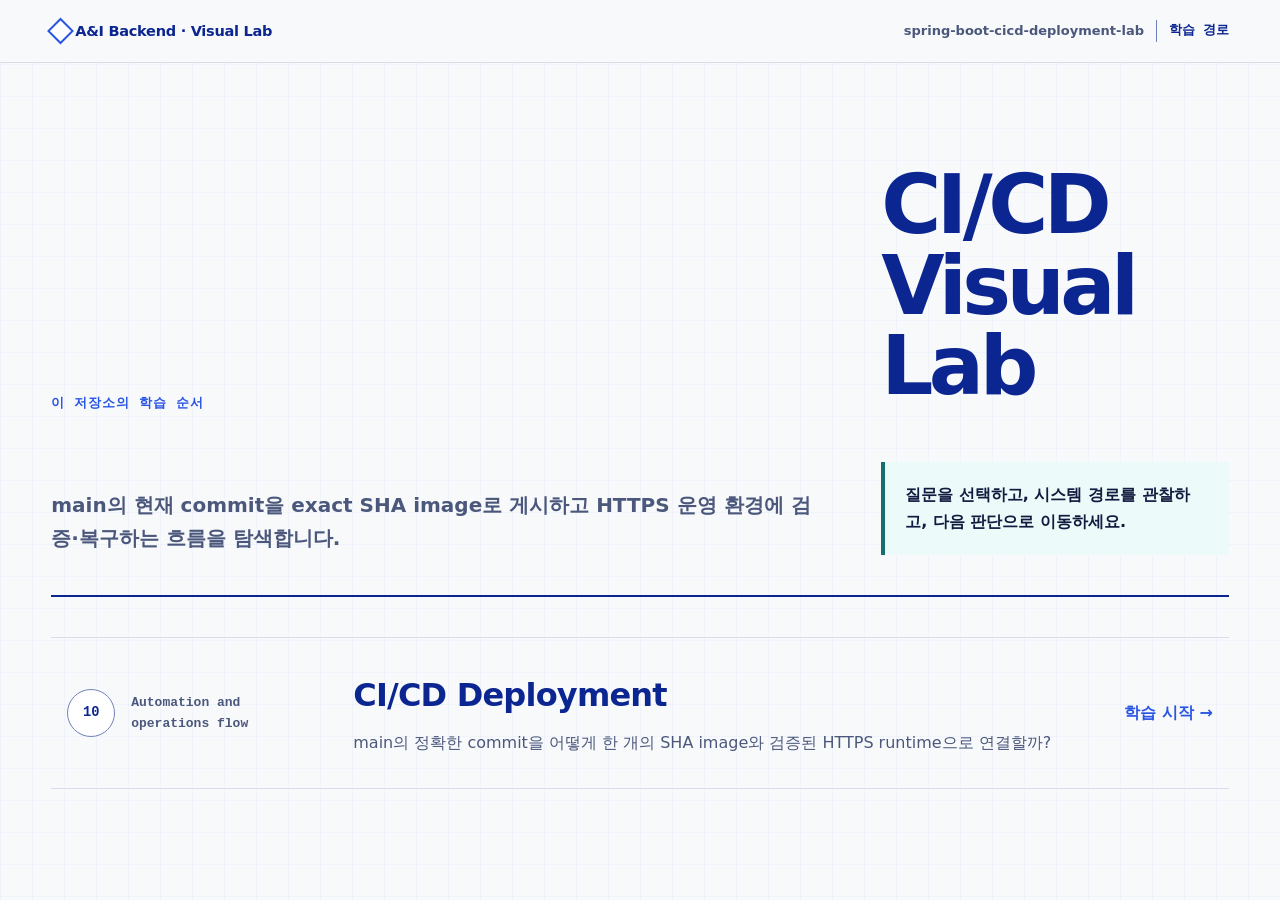
<file: docs/visual-lab/index.html>
<!doctype html>
<html lang="ko">
<head>
  <meta charset="utf-8" />
  <meta name="viewport" content="width=device-width, initial-scale=1" />
  <link rel="icon" href="./assets/visual-lab-mark.svg" type="image/svg+xml" />
  <title>A&amp;I Visual Lab</title>
  <link rel="stylesheet" href="./styles.css" />
</head>
<body>
  <div id="app" class="app-shell">
    <noscript>Visual Lab을 보려면 JavaScript를 활성화해주세요.</noscript>
  </div>
  <script src="./visual-lab-data.js"></script>
  <script src="./visual-lab.js"></script>
</body>
</html>
</file>
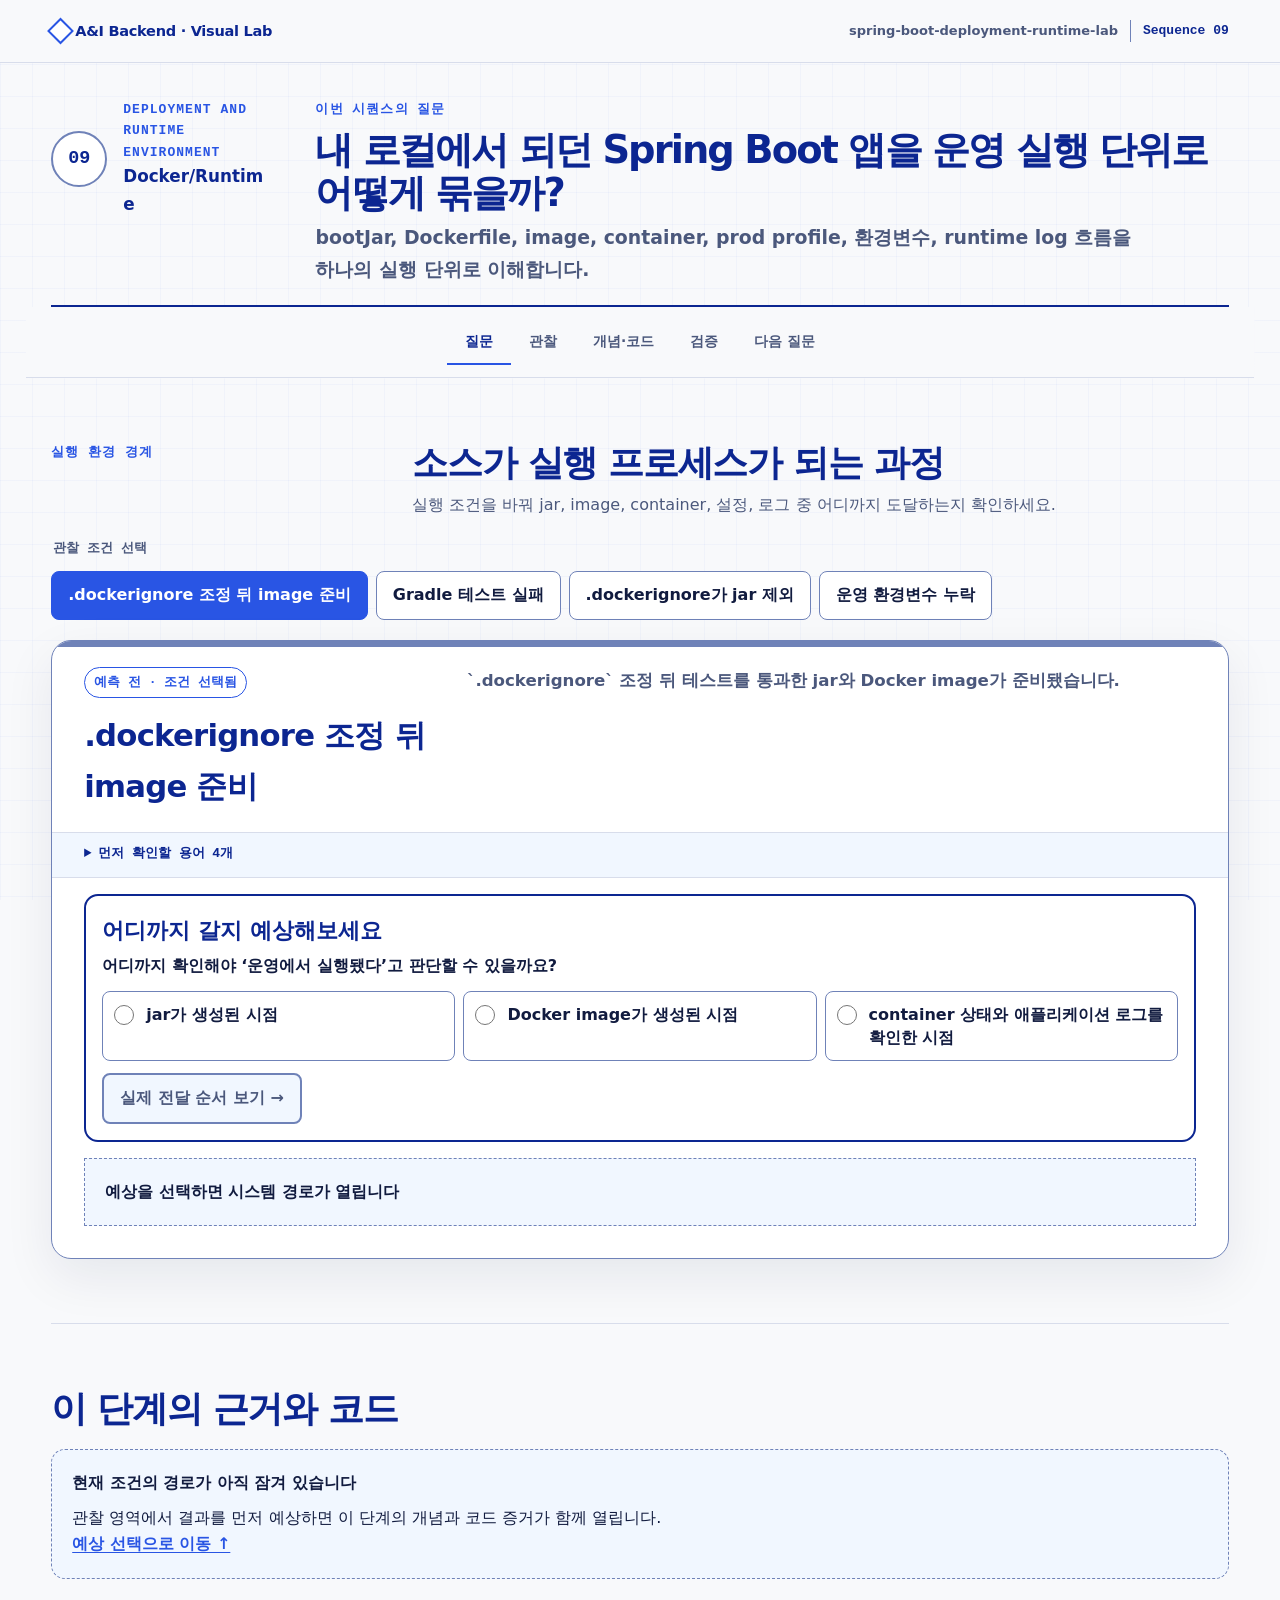
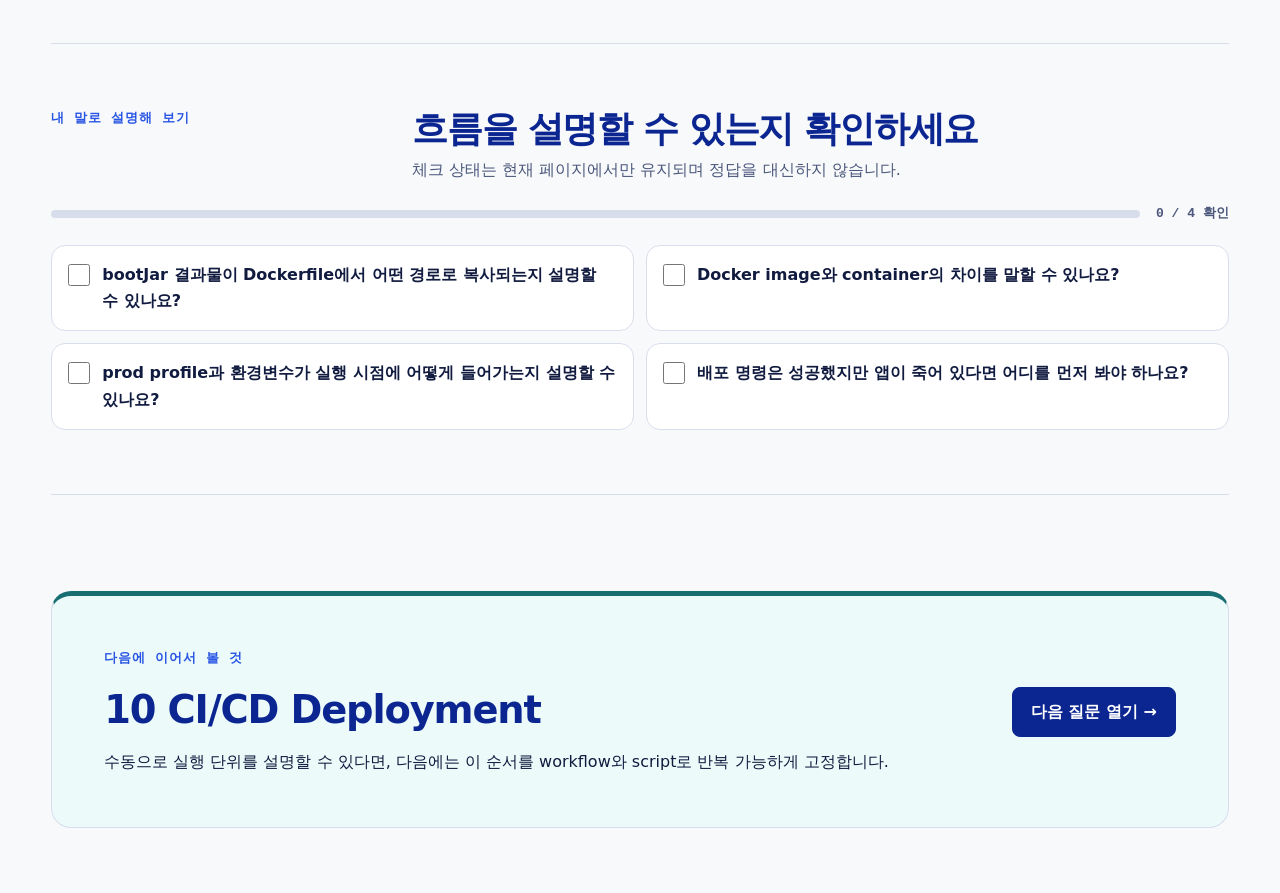
<file: docs/visual-lab/sequences/09/index.html>
<!doctype html>
<html lang="ko">
<head>
  <meta charset="utf-8" />
  <meta name="viewport" content="width=device-width, initial-scale=1" />
  <link rel="icon" href="../../assets/visual-lab-mark.svg" type="image/svg+xml" />
  <title>A&amp;I Visual Lab Sequence</title>
  <link rel="stylesheet" href="../../styles.css" />
</head>
<body>
  <div id="app" class="app-shell">
    <noscript>Visual Lab을 보려면 JavaScript를 활성화해주세요.</noscript>
  </div>
  <script src="./visual-lab-data.js"></script>
  <script src="../../visual-lab.js"></script>
</body>
</html>
</file>
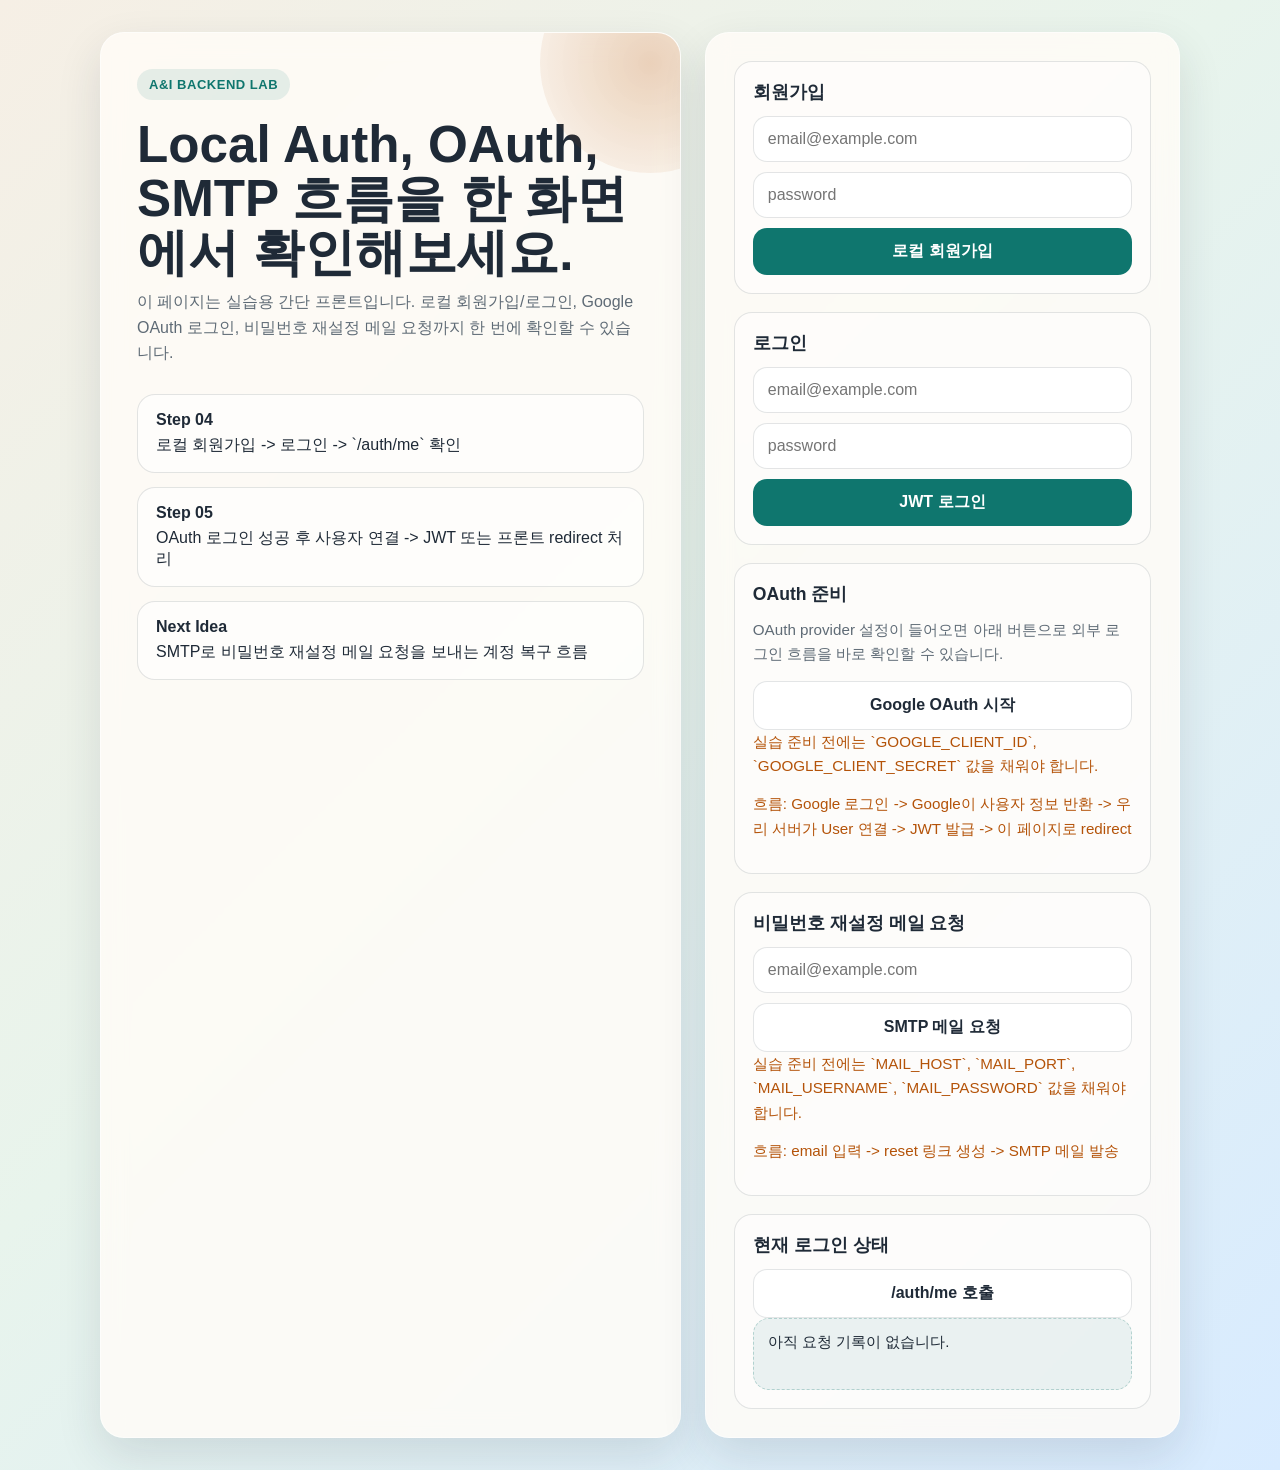
<file: src/main/resources/static/auth-demo.html>
<!DOCTYPE html>
<html lang="ko">
<head>
  <meta charset="UTF-8">
  <meta name="viewport" content="width=device-width, initial-scale=1.0">
  <title>A&I Auth Demo</title>
  <style>
    :root {
      --bg: linear-gradient(135deg, #f6efe5 0%, #e8f4ec 45%, #d8ebff 100%);
      --card: rgba(255, 252, 247, 0.84);
      --ink: #1f2a37;
      --muted: #5f6b76;
      --line: rgba(31, 42, 55, 0.12);
      --accent: #0f766e;
      --accent-strong: #0b5f59;
      --warm: #b45309;
      --shadow: 0 18px 45px rgba(31, 42, 55, 0.12);
      --radius: 24px;
    }

    * { box-sizing: border-box; }

    body {
      margin: 0;
      min-height: 100vh;
      font-family: "Pretendard", "SUIT", "Noto Sans KR", sans-serif;
      color: var(--ink);
      background: var(--bg);
      display: flex;
      align-items: center;
      justify-content: center;
      padding: 32px 18px;
    }

    .shell {
      width: min(1080px, 100%);
      display: grid;
      grid-template-columns: 1.1fr 0.9fr;
      gap: 24px;
    }

    .panel, .hero {
      background: var(--card);
      backdrop-filter: blur(12px);
      border: 1px solid rgba(255, 255, 255, 0.5);
      border-radius: var(--radius);
      box-shadow: var(--shadow);
    }

    .hero {
      padding: 36px;
      position: relative;
      overflow: hidden;
    }

    .hero::after {
      content: "";
      position: absolute;
      right: -80px;
      top: -80px;
      width: 220px;
      height: 220px;
      border-radius: 50%;
      background: radial-gradient(circle, rgba(180, 83, 9, 0.25), rgba(180, 83, 9, 0));
    }

    .eyebrow {
      display: inline-block;
      padding: 8px 12px;
      border-radius: 999px;
      background: rgba(15, 118, 110, 0.1);
      color: var(--accent);
      font-size: 13px;
      font-weight: 700;
      letter-spacing: 0.04em;
      text-transform: uppercase;
    }

    h1 {
      margin: 18px 0 10px;
      font-size: clamp(2rem, 4vw, 3.4rem);
      line-height: 1.05;
    }

    p {
      margin: 0;
      color: var(--muted);
      line-height: 1.6;
    }

    .hero-list {
      margin-top: 28px;
      display: grid;
      gap: 14px;
    }

    .hero-item {
      padding: 16px 18px;
      border-radius: 18px;
      background: rgba(255, 255, 255, 0.52);
      border: 1px solid var(--line);
    }

    .hero-item strong {
      display: block;
      margin-bottom: 6px;
    }

    .panel {
      padding: 28px;
      display: grid;
      gap: 18px;
    }

    .section {
      padding: 18px;
      border-radius: 18px;
      border: 1px solid var(--line);
      background: rgba(255, 255, 255, 0.48);
    }

    .section h2 {
      margin: 0 0 12px;
      font-size: 1.1rem;
    }

    .section p {
      margin-bottom: 14px;
      font-size: 0.95rem;
    }

    form {
      display: grid;
      gap: 10px;
    }

    input, button {
      width: 100%;
      border-radius: 14px;
      border: 1px solid var(--line);
      padding: 13px 14px;
      font-size: 0.97rem;
      font: inherit;
    }

    input {
      background: rgba(255, 255, 255, 0.86);
    }

    button {
      cursor: pointer;
      background: var(--accent);
      color: white;
      font-weight: 700;
      border: none;
      transition: transform 120ms ease, background 120ms ease;
    }

    button:hover {
      transform: translateY(-1px);
      background: var(--accent-strong);
    }

    .ghost {
      background: white;
      color: var(--ink);
      border: 1px solid var(--line);
    }

    .status {
      min-height: 72px;
      padding: 14px;
      border-radius: 16px;
      background: rgba(15, 118, 110, 0.08);
      border: 1px dashed rgba(15, 118, 110, 0.25);
      color: var(--ink);
      white-space: pre-wrap;
      word-break: break-word;
      font-size: 0.93rem;
    }

    .hint {
      font-size: 0.88rem;
      color: var(--warm);
    }

    @media (max-width: 900px) {
      .shell {
        grid-template-columns: 1fr;
      }
    }
  </style>
</head>
<body>
  <main class="shell">
    <section class="hero">
      <span class="eyebrow">A&I Backend Lab</span>
      <h1>Local Auth, OAuth, SMTP 흐름을 한 화면에서 확인해보세요.</h1>
      <p>이 페이지는 실습용 간단 프론트입니다. 로컬 회원가입/로그인, Google OAuth 로그인, 비밀번호 재설정 메일 요청까지 한 번에 확인할 수 있습니다.</p>
      <div class="hero-list">
        <div class="hero-item">
          <strong>Step 04</strong>
          로컬 회원가입 -> 로그인 -> `/auth/me` 확인
        </div>
        <div class="hero-item">
          <strong>Step 05</strong>
          OAuth 로그인 성공 후 사용자 연결 -> JWT 또는 프론트 redirect 처리
        </div>
        <div class="hero-item">
          <strong>Next Idea</strong>
          SMTP로 비밀번호 재설정 메일 요청을 보내는 계정 복구 흐름
        </div>
      </div>
    </section>

    <section class="panel">
      <div class="section">
        <h2>회원가입</h2>
        <form id="signup-form">
          <input id="signup-email" type="email" placeholder="email@example.com" required>
          <input id="signup-password" type="password" placeholder="password" required>
          <button type="submit">로컬 회원가입</button>
        </form>
      </div>

      <div class="section">
        <h2>로그인</h2>
        <form id="login-form">
          <input id="login-email" type="email" placeholder="email@example.com" required>
          <input id="login-password" type="password" placeholder="password" required>
          <button type="submit">JWT 로그인</button>
        </form>
      </div>

      <div class="section">
        <h2>OAuth 준비</h2>
        <p>OAuth provider 설정이 들어오면 아래 버튼으로 외부 로그인 흐름을 바로 확인할 수 있습니다.</p>
        <button class="ghost" id="oauth-google" type="button">Google OAuth 시작</button>
        <p class="hint">실습 준비 전에는 `GOOGLE_CLIENT_ID`, `GOOGLE_CLIENT_SECRET` 값을 채워야 합니다.</p>
        <p class="hint">흐름: Google 로그인 -> Google이 사용자 정보 반환 -> 우리 서버가 User 연결 -> JWT 발급 -> 이 페이지로 redirect</p>
      </div>

      <div class="section">
        <h2>비밀번호 재설정 메일 요청</h2>
        <form id="password-reset-form">
          <input id="password-reset-email" type="email" placeholder="email@example.com" required>
          <button class="ghost" type="submit">SMTP 메일 요청</button>
        </form>
        <p class="hint">실습 준비 전에는 `MAIL_HOST`, `MAIL_PORT`, `MAIL_USERNAME`, `MAIL_PASSWORD` 값을 채워야 합니다.</p>
        <p class="hint">흐름: email 입력 -> reset 링크 생성 -> SMTP 메일 발송</p>
      </div>

      <div class="section">
        <h2>현재 로그인 상태</h2>
        <button class="ghost" id="me-button" type="button">/auth/me 호출</button>
        <div id="status" class="status">아직 요청 기록이 없습니다.</div>
      </div>
    </section>
  </main>

  <script>
    const statusBox = document.getElementById("status");
    const query = new URLSearchParams(window.location.search);
    const fragment = new URLSearchParams(window.location.hash.slice(1));
    let accessToken = fragment.get("access_token") || "";
    if (accessToken) {
      history.replaceState(null, "", window.location.pathname + window.location.search);
    }

    function printStatus(title, payload) {
      const rendered = typeof payload === "string" ? payload : JSON.stringify(payload, null, 2);
      statusBox.textContent = `${title}\n${rendered}`;
    }

    async function request(url, options = {}) {
      const response = await fetch(url, options);
      const raw = await response.text();
      let body = raw;

      try {
        body = raw ? JSON.parse(raw) : {};
      } catch (_) {
      }

      if (!response.ok) {
        throw { status: response.status, body };
      }

      return body;
    }

    document.getElementById("signup-form").addEventListener("submit", async (event) => {
      event.preventDefault();

      try {
        const body = await request("/auth/signup", {
          method: "POST",
          headers: { "Content-Type": "application/json" },
          body: JSON.stringify({
            email: document.getElementById("signup-email").value,
            password: document.getElementById("signup-password").value
          })
        });
        printStatus("회원가입 성공", body || "201 Created");
      } catch (error) {
        printStatus("회원가입 실패", error.body || error);
      }
    });

    document.getElementById("login-form").addEventListener("submit", async (event) => {
      event.preventDefault();

      try {
        const body = await request("/auth/login", {
          method: "POST",
          headers: { "Content-Type": "application/json" },
          body: JSON.stringify({
            email: document.getElementById("login-email").value,
            password: document.getElementById("login-password").value
          })
        });
        accessToken = body.accessToken || "";
        printStatus("로그인 성공", body);
      } catch (error) {
        printStatus("로그인 실패", error.body || error);
      }
    });

    document.getElementById("me-button").addEventListener("click", async () => {
      try {
        const headers = accessToken ? { Authorization: `Bearer ${accessToken}` } : {};
        const body = await request("/auth/me", { headers });
        printStatus("/auth/me 성공", body);
      } catch (error) {
        printStatus("/auth/me 실패", error.body || error);
      }
    });

    document.getElementById("oauth-google").addEventListener("click", () => {
      window.location.href = "/oauth2/authorization/google";
    });

    document.getElementById("password-reset-form").addEventListener("submit", async (event) => {
      event.preventDefault();
      const email = document.getElementById("password-reset-email").value;

      const response = await fetch("/account-recovery/password-reset", {
        method: "POST",
        headers: {
          "Content-Type": "application/json"
        },
        body: JSON.stringify({ email })
      });

      if (response.ok) {
        printStatus("비밀번호 재설정 메일 요청", {
          email,
          status: response.status,
          message: "SMTP 메일 요청이 접수되었습니다."
        });
        return;
      }

      const error = await response.json().catch(() => ({ message: "메일 요청에 실패했습니다." }));
      printStatus("비밀번호 재설정 메일 요청 실패", error);
    });

    if (query.get("oauth") === "success") {
      printStatus("OAuth 로그인 성공", {
        provider: query.get("provider"),
        isNewUser: query.get("isNewUser"),
        tokenReceived: Boolean(accessToken)
      });
    } else if (query.get("oauth") === "link_required") {
      printStatus("OAuth 계정 연결 확인 필요", "같은 이메일의 기존 계정은 자동 연결하지 않습니다.");
    } else if (accessToken) {
      printStatus("OAuth 토큰 감지", { tokenReceived: true });
    }
  </script>
</body>
</html>
</file>
<file: docs/visual-lab/styles.css>
:root {
  color-scheme: light;
  --color-bg-base: #f8f9fb;
  --color-card-white: #ffffff;
  --color-title-navy: #0c2691;
  --color-accent-blue: #2955e4;
  --color-accent-teal: #3f8996;
  --color-body-navy: #111b3f;
  --color-subtext: #4b587c;
  --color-line-blue-light: #c9d6f3;
  --color-panel-blue-tint: #eaf0fb;
  --color-panel-mint-tint: #d4e8e9;
  --color-decor-blue: #e8eef9;
  --color-decor-stripe: #cad8f7;
  --color-dot-grid: #c7d5f1;
  --color-outline-soft: #d8ddeb;
  --color-summary-bg: #f1f7ff;
  --color-summary-border: #8fb1ff;
  --color-summary-title: #2f62f4;
  --color-correct: #176f72;
  --color-correct-bg: #ecfbfa;
  --color-incorrect: #2f62f4;
  --color-incorrect-bg: #eef4ff;

  --layer-outside-surface: #f1f5f9;
  --layer-outside-line: #5b677a;
  --layer-interface-surface: #e6f4f7;
  --layer-interface-line: #0e7490;
  --layer-application-surface: #f2edff;
  --layer-application-line: #6d43a8;
  --layer-resource-surface: #eaf5ee;
  --layer-resource-line: #2c7352;
  --layer-integration-surface: #fff4d6;
  --layer-integration-line: #926000;
  --layer-runtime-surface: #eef2f7;
  --layer-runtime-line: #52627a;
  --state-current: #2955e4;
  --state-passed: #176f72;
  --state-failed: #b4233c;
  --state-pending: #6f82b8;

  --surface-canvas: var(--color-bg-base);
  --surface-primary: var(--color-card-white);
  --surface-secondary: var(--color-summary-bg);
  --surface-evidence: var(--color-correct-bg);
  --surface-warning: var(--color-panel-blue-tint);
  --surface-danger: var(--color-incorrect-bg);
  --surface-diagram: var(--color-bg-base);
  --surface-node: var(--color-card-white);
  --ink-primary: var(--color-body-navy);
  --ink-secondary: var(--color-subtext);
  --ink-quiet: var(--color-subtext);
  --signal-active: var(--state-current);
  --signal-muted: var(--state-pending);
  --evidence: var(--state-passed);
  --evidence-ink: var(--color-title-navy);
  --hypothesis: var(--color-subtext);
  --decision: var(--color-title-navy);
  --danger: var(--state-failed);
  --warning: var(--state-pending);
  --recovered: var(--state-passed);
  --blocked: var(--state-pending);
  --edge-request: var(--color-accent-blue);
  --edge-response: var(--color-accent-teal);
  --edge-persist: var(--color-title-navy);
  --edge-failure: var(--state-failed);
  --border-strong: #6f82b8;
  --border-soft: var(--color-outline-soft);
  --focus-ring: var(--color-accent-blue);

  --font-display: Pretendard, SUIT, "Noto Sans KR", system-ui, -apple-system, BlinkMacSystemFont, sans-serif;
  --font-body: Pretendard, SUIT, "Noto Sans KR", system-ui, -apple-system, BlinkMacSystemFont, sans-serif;
  --font-utility: ui-monospace, SFMono-Regular, Menlo, Monaco, Consolas, "Liberation Mono", monospace;

  --space-1: 4px;
  --space-2: 8px;
  --space-3: 12px;
  --space-4: 16px;
  --space-5: 20px;
  --space-6: 24px;
  --space-8: 32px;
  --space-10: 40px;
  --space-12: 48px;
  --space-16: 64px;

  --radius-small: 8px;
  --radius-medium: 14px;
  --radius-large: 20px;
  --shadow-panel: 0 18px 50px rgba(17, 27, 63, 0.08);
  --content-max: 1320px;
  --page-gutter: clamp(18px, 4vw, 56px);
  --motion-duration: 240ms;
  --motion-easing: cubic-bezier(0.2, 0.8, 0.2, 1);
}

* {
  box-sizing: border-box;
}

html {
  scroll-behavior: smooth;
  scroll-padding-top: 96px;
}

body {
  min-width: 0;
  margin: 0;
  background: var(--surface-canvas);
  color: var(--ink-primary);
  font-family: var(--font-body);
  font-size: 16px;
  line-height: 1.65;
  text-rendering: optimizeLegibility;
}

body::before {
  position: fixed;
  inset: 0;
  z-index: -1;
  background-image:
    linear-gradient(rgba(41, 85, 228, 0.035) 1px, transparent 1px),
    linear-gradient(90deg, rgba(41, 85, 228, 0.035) 1px, transparent 1px);
  background-size: 32px 32px;
  content: "";
  pointer-events: none;
}

button,
a,
input,
textarea,
summary {
  font: inherit;
}

button,
summary,
label {
  -webkit-tap-highlight-color: transparent;
}

button {
  color: inherit;
}

a {
  color: inherit;
}

button:focus-visible,
a:focus-visible,
input:focus-visible,
textarea:focus-visible,
summary:focus-visible,
.sequence-mobile-current:focus-visible,
.sequence-stage__viewport:focus-visible {
  outline: 3px solid var(--focus-ring);
  outline-offset: 3px;
}

h1,
h2,
h3,
p,
dl,
dd,
figure,
pre,
fieldset {
  margin-top: 0;
}

h1,
h2,
h3,
p,
li,
dd,
dt,
button,
a,
code {
  overflow-wrap: anywhere;
}

button,
a,
article,
section,
div,
span,
dd,
dt {
  min-width: 0;
}

.app-shell {
  min-height: 100vh;
}

.skip-link {
  position: fixed;
  top: 12px;
  left: 12px;
  z-index: 100;
  padding: 10px 14px;
  transform: translateY(-160%);
  border: 2px solid var(--signal-active);
  border-radius: var(--radius-small);
  background: var(--surface-primary);
  color: var(--decision);
  font-weight: 800;
  text-decoration: none;
}

.skip-link:focus {
  transform: translateY(0);
}

.sr-only {
  position: absolute;
  width: 1px;
  height: 1px;
  padding: 0;
  overflow: hidden;
  clip: rect(0, 0, 0, 0);
  white-space: nowrap;
  border: 0;
}

.context-bar {
  position: sticky;
  top: 0;
  z-index: 30;
  border-bottom: 1px solid var(--border-soft);
  background: rgba(248, 249, 251, 0.96);
  backdrop-filter: blur(12px);
}

.context-bar__inner {
  display: flex;
  align-items: center;
  justify-content: space-between;
  width: min(calc(100% - var(--page-gutter) * 2), var(--content-max));
  min-height: 62px;
  margin-inline: auto;
  gap: var(--space-5);
}

.brand-mark {
  position: relative;
  display: inline-flex;
  align-items: center;
  min-height: 44px;
  padding-left: 24px;
  color: var(--decision);
  font-size: 0.91rem;
  font-weight: 900;
  letter-spacing: -0.02em;
  text-decoration: none;
}

.brand-mark::before {
  position: absolute;
  top: 50%;
  left: 0;
  width: 15px;
  height: 15px;
  transform: translateY(-50%) rotate(45deg);
  border: 2px solid var(--signal-active);
  background: var(--surface-primary);
  content: "";
}

.context-meta {
  display: flex;
  align-items: center;
  gap: var(--space-3);
  color: var(--ink-secondary);
  font-size: 0.8125rem;
  font-weight: 700;
}

.context-meta__mode {
  border-left: 1px solid var(--border-strong);
  padding-left: var(--space-3);
  color: var(--decision);
  font-family: var(--font-utility);
}

.hub-shell,
.sequence-shell {
  width: min(calc(100% - var(--page-gutter) * 2), var(--content-max));
  margin-inline: auto;
}

.hub-shell {
  padding-block: clamp(48px, 8vw, 104px) var(--space-16);
}

.hub-intro {
  display: grid;
  grid-template-columns: minmax(0, 1.25fr) minmax(240px, 0.55fr);
  align-items: end;
  gap: var(--space-10);
  padding-bottom: var(--space-10);
  border-bottom: 2px solid var(--decision);
}

.eyebrow,
.thesis-label,
.outcome-label,
.context-label,
.step-evidence__meta,
.fanout-board__label {
  margin-bottom: var(--space-2);
  color: var(--signal-active);
  font-family: var(--font-utility);
  font-size: 0.8125rem;
  font-weight: 800;
  letter-spacing: 0.08em;
  text-transform: uppercase;
}

.hub-title {
  max-width: 820px;
  margin-bottom: var(--space-4);
  color: var(--decision);
  font-family: var(--font-display);
  font-size: clamp(2.3rem, 6.4vw, 5.4rem);
  font-weight: 900;
  letter-spacing: -0.055em;
  line-height: 0.98;
}

.hub-description {
  max-width: 760px;
  margin-bottom: 0;
  color: var(--ink-secondary);
  font-size: clamp(1rem, 2vw, 1.25rem);
  font-weight: 600;
}

.hub-job {
  margin-bottom: 0;
  padding: var(--space-5);
  border-left: 4px solid var(--evidence);
  background: var(--surface-evidence);
  color: var(--ink-primary);
  font-weight: 700;
}

.journey-list {
  display: grid;
  margin: var(--space-10) 0 0;
  padding: 0;
  list-style: none;
}

.journey-item {
  position: relative;
  border-bottom: 1px solid var(--border-soft);
}

.journey-item:first-child {
  border-top: 1px solid var(--border-soft);
}

.journey-link {
  display: grid;
  grid-template-columns: minmax(180px, 0.55fr) minmax(0, 1.6fr) auto;
  align-items: center;
  min-height: 150px;
  gap: var(--space-8);
  padding: var(--space-6) var(--space-4);
  text-decoration: none;
}

.journey-link:hover {
  background: var(--surface-secondary);
}

.journey-identity {
  display: flex;
  align-items: center;
  gap: var(--space-4);
}

.sequence-index {
  display: inline-grid;
  place-items: center;
  flex: 0 0 auto;
  width: 48px;
  height: 48px;
  border: 1px solid var(--border-strong);
  border-radius: 50%;
  background: var(--surface-primary);
  color: var(--decision);
  font-family: var(--font-utility);
  font-size: 0.86rem;
  font-weight: 900;
}

.journey-topic {
  color: var(--ink-secondary);
  font-family: var(--font-utility);
  font-size: 0.8125rem;
  font-weight: 700;
}

.journey-copy h2 {
  margin-bottom: var(--space-2);
  color: var(--decision);
  font-size: clamp(1.25rem, 2.5vw, 2rem);
  letter-spacing: -0.025em;
}

.journey-copy p {
  margin-bottom: 0;
  color: var(--ink-secondary);
}

.journey-action {
  color: var(--signal-active);
  font-weight: 800;
  white-space: nowrap;
}

.sequence-shell {
  padding-block: var(--space-4) var(--space-16);
}

.sequence-hero {
  display: grid;
  grid-template-columns: minmax(180px, 0.42fr) minmax(0, 1.8fr);
  gap: clamp(20px, 4vw, 56px);
  align-items: start;
  padding: var(--space-5) 0 var(--space-5);
  border-bottom: 2px solid var(--decision);
}

.sequence-identity {
  display: flex;
  align-items: center;
  gap: var(--space-4);
}

.sequence-index--large {
  width: 56px;
  height: 56px;
  border-width: 2px;
  font-size: 1.15rem;
}

.sequence-name p {
  margin-bottom: 0;
}

.sequence-title {
  color: var(--decision);
  font-size: 1.05rem;
  font-weight: 900;
}

.sequence-thesis h1 {
  max-width: 940px;
  margin-bottom: var(--space-2);
  color: var(--decision);
  font-family: var(--font-display);
  font-size: clamp(1.65rem, 3vw, 2.8rem);
  font-weight: 900;
  letter-spacing: -0.05em;
  line-height: 1.12;
}

.sequence-goal {
  max-width: 820px;
  margin-bottom: 0;
  color: var(--ink-secondary);
  font-size: clamp(1rem, 1.5vw, 1.18rem);
  font-weight: 600;
}

.learning-nav {
  position: sticky;
  top: 62px;
  z-index: 20;
  display: flex;
  align-items: center;
  justify-content: center;
  gap: 0;
  margin-inline: calc(var(--page-gutter) * -0.5);
  padding: var(--space-3);
  overflow-x: auto;
  border-bottom: 1px solid var(--border-soft);
  background: rgba(248, 249, 251, 0.96);
  backdrop-filter: blur(12px);
  scrollbar-width: thin;
}

.learning-nav__link {
  flex: 0 0 auto;
  min-height: 44px;
  padding: 11px 18px;
  border-bottom: 2px solid transparent;
  color: var(--ink-secondary);
  font-size: 0.86rem;
  font-weight: 800;
  text-decoration: none;
}

.learning-nav__link[aria-current="location"] {
  border-bottom-color: var(--signal-active);
  color: var(--decision);
}

.lab-section,
.evidence-section,
.verification-section {
  padding-block: clamp(32px, 5vw, 64px);
  border-bottom: 1px solid var(--border-soft);
}

.section-heading {
  display: grid;
  grid-template-columns: minmax(200px, 0.55fr) minmax(0, 1.4fr);
  column-gap: var(--space-10);
  margin-bottom: var(--space-5);
}

.section-heading .eyebrow {
  grid-row: 1 / span 2;
}

.section-heading h2 {
  margin-bottom: var(--space-2);
  color: var(--decision);
  font-family: var(--font-display);
  font-size: clamp(1.45rem, 2.8vw, 2.35rem);
  letter-spacing: -0.035em;
  line-height: 1.15;
}

.section-heading--compact {
  display: block;
  max-width: 760px;
}

.section-heading--compact h2 {
  margin-bottom: 0;
}

.section-lede {
  max-width: 760px;
  margin-bottom: 0;
  color: var(--ink-secondary);
}

.scenario-selector {
  margin: 0 0 var(--space-5);
  padding: 0;
  border: 0;
}

.scenario-selector__legend {
  margin-bottom: var(--space-3);
  color: var(--ink-secondary);
  font-family: var(--font-utility);
  font-size: 0.8125rem;
  font-weight: 800;
}

.scenario-selector__buttons {
  display: flex;
  flex-wrap: wrap;
  gap: var(--space-2);
}

.scenario-button,
.control-button {
  min-height: 44px;
  border: 1px solid var(--border-strong);
  border-radius: var(--radius-small);
  background: var(--surface-primary);
  color: var(--ink-primary);
  cursor: pointer;
  font-weight: 800;
}

.scenario-button {
  padding: 10px 16px;
}

.scenario-button:hover,
.control-button:hover:not(:disabled) {
  border-color: var(--signal-active);
}

.scenario-button.is-active {
  border-color: var(--signal-active);
  background: var(--signal-active);
  color: #ffffff;
}

.workbench {
  position: relative;
  overflow: hidden;
  border: 1px solid var(--border-strong);
  border-radius: var(--radius-large);
  background: var(--surface-primary);
  box-shadow: var(--shadow-panel);
}

.workbench::before {
  display: block;
  width: 100%;
  height: 6px;
  background: var(--signal-active);
  content: "";
}

.workbench[data-tone="blocked"]::before {
  background: var(--danger);
}

.workbench[data-tone="warning"]::before {
  background: var(--warning);
}

.workbench[data-tone="recovered"]::before {
  background: var(--recovered);
}

.workbench[data-tone="neutral"]::before {
  background: var(--border-strong);
}

.workbench__header {
  display: grid;
  grid-template-columns: minmax(220px, 0.65fr) minmax(0, 1.35fr);
  gap: var(--space-8);
  align-items: start;
  padding: var(--space-5) var(--space-8);
  border-bottom: 1px solid var(--border-soft);
}

.workbench__title h3 {
  margin: var(--space-3) 0 0;
  color: var(--decision);
  font-size: clamp(1.3rem, 2.4vw, 2rem);
  letter-spacing: -0.025em;
}

.workbench__prompt {
  margin-bottom: 0;
  color: var(--ink-secondary);
  font-size: 1.04rem;
  font-weight: 600;
}

.status-label {
  display: inline-flex;
  align-items: center;
  min-height: 28px;
  padding: 4px 9px;
  border: 1px solid currentColor;
  border-radius: 999px;
  color: var(--signal-active);
  font-family: var(--font-utility);
  font-size: 0.8125rem;
  font-weight: 900;
}

.status-label--blocked {
  color: var(--danger);
}

.status-label--warning {
  color: var(--warning);
}

.status-label--recovered {
  border-color: var(--recovered);
  color: var(--evidence-ink);
}

.signal-trace-wrap {
  padding: var(--space-8);
  overflow-x: auto;
  overscroll-behavior-inline: contain;
  scrollbar-color: var(--border-strong) transparent;
}

.signal-trace {
  display: flex;
  min-width: max-content;
  margin: 0;
  padding: 0;
  list-style: none;
}

.signal-node {
  position: relative;
  display: flex;
  align-items: center;
}

.signal-node:not(:last-child)::after {
  width: clamp(30px, 4vw, 64px);
  height: 2px;
  background: var(--border-strong);
  content: "";
}

.signal-node[data-state="passed"]:not(:last-child)::after,
.signal-node[data-state="active"]:not(:last-child)::after {
  background: var(--signal-active);
}

.signal-node__button {
  display: grid;
  width: clamp(132px, 13vw, 176px);
  min-height: 112px;
  padding: var(--space-4);
  border: 1px solid var(--border-strong);
  border-radius: var(--radius-medium);
  background: var(--surface-primary);
  color: var(--ink-primary);
  cursor: pointer;
  text-align: left;
  transition:
    border-color var(--motion-duration) var(--motion-easing),
    background-color var(--motion-duration) var(--motion-easing),
    color var(--motion-duration) var(--motion-easing);
}

.signal-node__button:disabled {
  cursor: not-allowed;
}

.signal-node[data-state="passed"] .signal-node__button {
  border-color: var(--evidence);
  background: var(--surface-evidence);
}

.signal-node[data-state="active"] .signal-node__button {
  border: 2px solid var(--signal-active);
  background: var(--color-panel-blue-tint);
}

.signal-node[data-state="blocked"] .signal-node__button {
  border-style: dashed;
  background: var(--surface-secondary);
  color: var(--blocked);
}

.signal-node__index,
.signal-node__state {
  font-family: var(--font-utility);
  font-size: 0.8125rem;
  font-weight: 800;
}

.signal-node__index {
  color: var(--signal-active);
}

.signal-node__label {
  align-self: end;
  font-size: 0.92rem;
  line-height: 1.35;
}

.signal-node__state {
  align-self: end;
  color: var(--ink-quiet);
}

.semantic-diagram {
  margin: 0;
  border-block: 1px solid var(--border-soft);
  background: var(--surface-diagram);
}

.diagram-reading {
  display: grid;
  grid-template-columns: minmax(150px, 0.25fr) minmax(0, 1fr);
  gap: var(--space-5);
  align-items: center;
  padding: var(--space-6) var(--space-8);
  border-bottom: 1px solid var(--border-soft);
  background: var(--decision);
  color: #ffffff;
}

.diagram-reading__label {
  color: var(--color-decor-blue);
  font-family: var(--font-utility);
  font-size: 0.8125rem;
  font-weight: 900;
  letter-spacing: 0.06em;
  text-transform: uppercase;
}

.diagram-reading__text {
  font-size: clamp(1rem, 1.6vw, 1.24rem);
  line-height: 1.55;
}

.diagram-legend {
  display: grid;
  grid-template-columns: repeat(auto-fit, minmax(220px, 1fr));
  gap: var(--space-3);
  padding: var(--space-4) var(--space-8);
  border-bottom: 1px solid var(--border-soft);
  background: var(--surface-primary);
}

.diagram-legend__item {
  display: grid;
  grid-template-columns: 36px minmax(0, 1fr);
  gap: var(--space-3);
  align-items: center;
}

.diagram-legend__icon {
  display: inline-grid;
  place-items: center;
  flex: 0 0 auto;
  width: 36px;
  height: 36px;
  border: 1px solid var(--border-strong);
  border-radius: var(--radius-small);
  background: var(--surface-secondary);
  color: var(--decision);
}

.system-icon {
  width: 21px;
  height: 21px;
  fill: none;
  stroke: currentColor;
  stroke-linecap: round;
  stroke-linejoin: round;
  stroke-width: 1.8;
}

.diagram-legend__copy {
  display: grid;
  gap: 1px;
}

.diagram-legend__copy strong {
  color: var(--decision);
  font-size: 0.8125rem;
}

.diagram-legend__copy span {
  color: var(--ink-secondary);
  font-size: 0.8125rem;
  line-height: 1.45;
}

.not-reached {
  margin: 0 var(--space-8) var(--space-8);
  padding: var(--space-4) var(--space-5);
  border: 1px dashed var(--danger);
  border-radius: var(--radius-small);
  background: var(--surface-danger);
}

.not-reached h4 {
  margin: 0 0 var(--space-3);
  color: var(--decision);
  font-size: 0.86rem;
}

.not-reached__list {
  display: grid;
  gap: var(--space-2);
  margin: 0;
  padding: 0;
  list-style: none;
}

.not-reached__item {
  display: grid;
  grid-template-columns: minmax(150px, 0.3fr) minmax(0, 1fr);
  gap: var(--space-3);
  color: var(--ink-secondary);
  font-size: 0.8125rem;
}

.not-reached__item strong {
  color: var(--danger);
}

.workbench--gate .signal-node__button,
.workbench--auth .signal-node__button,
.workbench--trust .signal-node__button,
.workbench--pipeline .signal-node__button {
  border-top: 4px solid var(--signal-active);
  border-radius: var(--radius-small);
}

.workbench--cache .state-snapshot,
.workbench--runtime .state-snapshot,
.workbench--test .state-snapshot,
.workbench--refactor .state-snapshot {
  background: var(--surface-secondary);
}

.workbench--event .signal-trace-wrap,
.workbench--realtime .signal-trace-wrap {
  border-block: 1px dashed var(--border-strong);
  background: var(--color-card-white);
}

.fanout-board {
  display: grid;
  grid-template-columns: 180px 1fr;
  align-items: center;
  gap: var(--space-5);
  margin: 0 var(--space-8) var(--space-6);
  padding: var(--space-5);
  border: 1px solid var(--color-panel-mint-tint);
  background: var(--surface-evidence);
}

.fanout-board__label {
  margin-bottom: 0;
  color: var(--evidence-ink);
}

.fanout-board__recipients {
  display: flex;
  flex-wrap: wrap;
  gap: var(--space-2);
}

.fanout-recipient {
  padding: 7px 10px;
  border: 1px solid var(--evidence);
  border-radius: 999px;
  background: var(--surface-primary);
  color: var(--evidence-ink);
  font-family: var(--font-utility);
  font-size: 0.8125rem;
  font-weight: 800;
}

.state-snapshot {
  display: grid;
  grid-template-columns: repeat(auto-fit, minmax(180px, 1fr));
  margin: 0;
  padding: var(--space-6) var(--space-8);
  border-top: 1px solid var(--border-soft);
}

.state-snapshot__item {
  padding: var(--space-4);
  border-left: 3px solid var(--border-strong);
}

.state-snapshot__item--signal {
  border-left-color: var(--signal-active);
}

.state-snapshot__item--blocked {
  border-left-color: var(--danger);
}

.state-snapshot__item--warning {
  border-left-color: var(--warning);
}

.state-snapshot__item--recovered {
  border-left-color: var(--recovered);
}

.state-snapshot dt {
  margin-bottom: var(--space-1);
  color: var(--ink-secondary);
  font-family: var(--font-utility);
  font-size: 0.8125rem;
  font-weight: 800;
}

.state-snapshot dd {
  margin: 0;
  color: var(--ink-primary);
  font-weight: 800;
}

.outcome-panel {
  display: grid;
  grid-template-columns: repeat(2, minmax(0, 1fr));
  border-top: 1px solid var(--border-soft);
  background: var(--surface-secondary);
}

.outcome-panel__item {
  padding: var(--space-6) var(--space-8);
}

.outcome-panel__item + .outcome-panel__item {
  border-left: 1px solid var(--border-soft);
}

.outcome-panel__item p {
  margin-bottom: 0;
  font-weight: 700;
}

.trace-controls {
  display: grid;
  grid-template-columns: auto minmax(160px, 1fr) auto auto auto;
  align-items: center;
  gap: var(--space-3);
  padding: var(--space-4) var(--space-8);
  border-top: 1px solid var(--border-soft);
}

.control-button {
  padding: 9px 14px;
}

.control-button--quiet {
  border-style: dashed;
  color: var(--ink-secondary);
}

.control-button:disabled {
  border-color: var(--border-soft);
  background: var(--surface-secondary);
  color: var(--blocked);
  cursor: not-allowed;
}

.trace-progress {
  display: grid;
  grid-template-columns: minmax(80px, 1fr) auto;
  align-items: center;
  gap: var(--space-3);
}

.trace-progress__bar,
.verification-progress {
  width: 100%;
  height: 8px;
  overflow: hidden;
  border: 0;
  border-radius: 999px;
  background: var(--border-soft);
}

.trace-progress__bar::-webkit-progress-bar,
.verification-progress::-webkit-progress-bar {
  background: var(--border-soft);
}

.trace-progress__bar::-webkit-progress-value,
.verification-progress::-webkit-progress-value {
  background: var(--signal-active);
}

.trace-progress__bar::-moz-progress-bar,
.verification-progress::-moz-progress-bar {
  background: var(--signal-active);
}

.trace-progress__text,
.verification-count {
  color: var(--ink-secondary);
  font-family: var(--font-utility);
  font-size: 0.8125rem;
  font-weight: 800;
}

.trace-progress__text {
  line-height: 1.35;
  text-align: right;
}

.verification-count {
  white-space: nowrap;
}

.evidence-layout {
  display: grid;
  grid-template-columns: minmax(0, 1.6fr) minmax(260px, 0.72fr);
  gap: var(--space-5);
}

.step-evidence,
.context-drawer,
.code-evidence,
.reference-shelf,
.verification-item,
.next-question {
  border: 1px solid var(--border-soft);
  background: var(--surface-primary);
}

.step-evidence,
.context-drawer {
  padding: clamp(22px, 4vw, 36px);
  border-radius: var(--radius-medium);
}

.step-evidence h3,
.context-drawer h3 {
  margin-bottom: var(--space-5);
  color: var(--decision);
  font-size: 1.25rem;
}

.step-note {
  color: var(--ink-secondary);
}

.step-evidence__check {
  margin-bottom: 0;
  padding: var(--space-3);
  border-left: 3px solid var(--evidence);
  background: var(--surface-evidence);
  color: var(--ink-primary);
  font-weight: 700;
}

.evidence-fields {
  display: grid;
  margin-bottom: 0;
}

.evidence-field {
  display: grid;
  grid-template-columns: 96px minmax(0, 1fr);
  gap: var(--space-4);
  padding-block: var(--space-3);
  border-top: 1px solid var(--border-soft);
}

.evidence-field dt {
  color: var(--signal-active);
  font-family: var(--font-utility);
  font-size: 0.8125rem;
  font-weight: 800;
}

.evidence-field dd {
  margin: 0;
  font-weight: 600;
}

.context-drawer {
  background: var(--surface-evidence);
}

.context-block + .context-block {
  margin-top: var(--space-5);
  padding-top: var(--space-5);
  border-top: 1px solid rgba(36, 119, 127, 0.25);
}

.context-block p {
  margin-bottom: 0;
}

.context-caution {
  margin-top: var(--space-2);
  color: var(--ink-secondary);
  font-size: 0.88rem;
}

.code-evidence-grid {
  display: grid;
  grid-template-columns: repeat(2, minmax(0, 1fr));
  gap: var(--space-5);
  margin-top: var(--space-5);
}

.code-evidence {
  overflow: hidden;
  border-radius: var(--radius-medium);
}

.code-evidence__header {
  padding: var(--space-5);
  border-bottom: 1px solid var(--border-soft);
}

.code-evidence__header h3 {
  margin-bottom: var(--space-2);
  color: var(--decision);
  font-size: 1rem;
}

.code-evidence__intro {
  margin: 0;
  color: var(--ink-primary);
  font-size: 0.95rem;
  line-height: 1.55;
}

.code-location {
  margin: 0 var(--space-5) var(--space-4);
  color: var(--ink-secondary);
  font-size: 0.8125rem;
}

.code-location summary {
  min-height: 44px;
  padding-block: 10px;
  color: var(--decision);
  cursor: pointer;
  font-weight: 800;
}

.code-location code {
  display: block;
  padding: var(--space-2);
  overflow-x: auto;
  background: var(--surface-secondary);
  font-family: var(--font-utility);
}

.code-block {
  max-height: 340px;
  margin: 0;
  padding: var(--space-5);
  overflow: auto;
  background: var(--ink-primary);
  color: var(--color-decor-blue);
  font-family: var(--font-utility);
  font-size: 0.8125rem;
  line-height: 1.65;
  tab-size: 2;
}

.code-state-change,
.code-evidence > .text-link {
  margin: var(--space-4) var(--space-5);
}

.code-state-change {
  padding: var(--space-3);
  border-left: 3px solid var(--evidence);
  background: var(--surface-evidence);
}

.code-state-change strong {
  color: var(--evidence-ink);
  font-size: 0.88rem;
}

.code-state-change p {
  margin: var(--space-1) 0 0;
  color: var(--ink-primary);
  font-size: 0.9rem;
}

.text-link,
.source-link {
  color: var(--signal-active);
  font-weight: 800;
  text-decoration-thickness: 1px;
  text-underline-offset: 3px;
}

.reference-shelf {
  margin-top: var(--space-5);
  border-radius: var(--radius-medium);
}

.reference-shelf summary {
  min-height: 52px;
  padding: 14px var(--space-5);
  color: var(--decision);
  cursor: pointer;
  font-weight: 900;
}

.reference-shelf__body {
  padding: 0 var(--space-5) var(--space-5);
}

.glossary-list {
  display: grid;
  grid-template-columns: repeat(2, minmax(0, 1fr));
  gap: var(--space-3);
  margin-bottom: var(--space-5);
}

.glossary-entry,
.scope-note {
  padding: var(--space-4);
  border-left: 3px solid var(--border-strong);
  background: var(--surface-secondary);
}

.glossary-entry dt {
  color: var(--decision);
  font-weight: 900;
}

.glossary-entry dd {
  margin: var(--space-1) 0 0;
}

.scope-notes {
  display: grid;
  grid-template-columns: repeat(auto-fit, minmax(220px, 1fr));
  gap: var(--space-3);
}

.scope-note h3 {
  margin-bottom: var(--space-2);
  color: var(--decision);
  font-size: 0.95rem;
}

.scope-note p {
  margin-bottom: 0;
  color: var(--ink-secondary);
}

.source-links {
  display: flex;
  flex-wrap: wrap;
  gap: var(--space-3);
  margin-top: var(--space-5);
}

.source-link {
  min-height: 44px;
  padding: 9px 13px;
  border: 1px solid var(--border-strong);
  border-radius: var(--radius-small);
  background: var(--surface-primary);
  text-decoration: none;
}

.verification-status {
  display: grid;
  grid-template-columns: minmax(0, 1fr) auto;
  align-items: center;
  gap: var(--space-4);
  margin-bottom: var(--space-5);
}

.verification-list {
  display: grid;
  grid-template-columns: repeat(2, minmax(0, 1fr));
  gap: var(--space-3);
  margin: 0;
  padding: 0;
  list-style: none;
}

.verification-item {
  display: grid;
  grid-template-columns: auto minmax(0, 1fr);
  align-items: start;
  min-height: 74px;
  gap: var(--space-3);
  padding: var(--space-4);
  border-radius: var(--radius-medium);
}

.verification-checkbox {
  width: 22px;
  height: 22px;
  margin: 2px 0 0;
  accent-color: var(--signal-active);
}

.verification-label {
  display: flex;
  align-items: flex-start;
  min-height: 44px;
  cursor: pointer;
  font-weight: 650;
}

.next-question {
  display: grid;
  grid-template-columns: minmax(0, 1fr) auto;
  align-items: center;
  gap: var(--space-8);
  margin-top: clamp(56px, 8vw, 96px);
  padding: clamp(26px, 5vw, 52px);
  border-top: 5px solid var(--evidence);
  border-radius: var(--radius-large);
  background: var(--surface-evidence);
}

.next-question h2 {
  margin-bottom: var(--space-2);
  color: var(--decision);
  font-size: clamp(1.5rem, 3vw, 2.5rem);
  letter-spacing: -0.03em;
}

.next-question p:last-child {
  margin-bottom: 0;
}

.next-action {
  display: inline-flex;
  align-items: center;
  justify-content: center;
  min-height: 48px;
  padding: 11px 18px;
  border: 1px solid var(--decision);
  border-radius: var(--radius-small);
  background: var(--decision);
  color: #ffffff;
  font-weight: 900;
  text-decoration: none;
  white-space: nowrap;
}

.empty-state,
.fatal-state {
  padding: var(--space-6);
  border: 1px dashed var(--border-strong);
  background: var(--surface-secondary);
  color: var(--ink-secondary);
}

.fatal-state {
  width: min(calc(100% - var(--page-gutter) * 2), 760px);
  margin: 10vh auto;
}

/* 학생의 판단 순서: 조건 -> 예상 -> 근거 -> 결정 */
.topic-visual {
  display: grid;
  grid-template-columns: minmax(0, 1.35fr) minmax(220px, 0.65fr);
  align-items: center;
  margin: var(--space-5) var(--space-8) 0;
  overflow: hidden;
  border: 1px solid var(--border-strong);
  border-radius: var(--radius-medium);
  background: var(--surface-primary);
}

.topic-visual__image {
  display: block;
  width: 100%;
  height: auto;
  min-height: 210px;
  max-height: 360px;
  padding: var(--space-3);
  object-fit: contain;
  background: var(--surface-secondary);
}

.topic-visual__viewport {
  overflow: hidden;
  background: var(--surface-secondary);
}

.topic-visual__caption {
  display: grid;
  gap: var(--space-2);
  padding: var(--space-5);
  color: var(--ink-primary);
  font-size: 1rem;
  line-height: 1.5;
}

.topic-visual__caption strong {
  color: var(--decision);
}

.topic-visual__fallback {
  margin: 0;
  padding: var(--space-5);
  color: var(--ink-primary);
  font-size: 1rem;
}

.term-ribbon {
  padding: 0 var(--space-8);
  border-bottom: 1px solid var(--border-soft);
  background: var(--surface-secondary);
}

.term-ribbon__summary {
  min-height: 44px;
  padding: 10px 0;
  color: var(--decision);
  font-family: var(--font-utility);
  font-size: 0.8125rem;
  font-weight: 900;
  cursor: pointer;
}

.term-ribbon__list {
  display: grid;
  grid-template-columns: repeat(auto-fit, minmax(190px, 1fr));
  gap: var(--space-3);
  margin: 0;
  padding: 0 0 var(--space-4);
}

.term-ribbon__entry {
  display: grid;
  gap: var(--space-1);
}

.term-ribbon dt {
  color: var(--decision);
  font-family: var(--font-utility);
  font-size: 0.8125rem;
  font-weight: 900;
}

.term-ribbon dd {
  margin: 0;
  color: var(--ink-primary);
  font-size: 1rem;
  line-height: 1.5;
}

.prediction-panel {
  margin: var(--space-4) var(--space-8);
  padding: var(--space-4);
  border: 2px solid var(--decision);
  border-radius: var(--radius-medium);
  background: var(--surface-primary);
}

.prediction-panel h4 {
  margin: 0 0 var(--space-1);
  color: var(--decision);
  font-size: clamp(1.1rem, 2vw, 1.4rem);
}

.prediction-panel__prompt {
  margin-bottom: var(--space-3);
  color: var(--ink-primary);
  font-size: 1rem;
  font-weight: 700;
}

.prediction-options {
  display: grid;
  grid-template-columns: repeat(auto-fit, minmax(220px, 1fr));
  gap: var(--space-2);
}

.prediction-option {
  display: grid;
  grid-template-columns: 24px minmax(0, 1fr);
  align-items: start;
  min-height: 50px;
  gap: var(--space-2);
  padding: 11px;
  border: 1px solid var(--border-strong);
  border-radius: var(--radius-small);
  background: var(--surface-primary);
  color: var(--ink-primary);
  cursor: pointer;
}

.prediction-option:hover {
  border-color: var(--signal-active);
}

.prediction-option:has(.prediction-option__input:checked) {
  border: 2px solid var(--signal-active);
  background: var(--surface-secondary);
}

.prediction-option__input {
  width: 20px;
  height: 20px;
  margin: 2px 0 0;
  accent-color: var(--signal-active);
}

.prediction-option__copy {
  min-width: 0;
  overflow-wrap: anywhere;
  font-size: 1rem;
  font-weight: 700;
  line-height: 1.45;
}

.prediction-panel__reveal {
  min-height: 48px;
  margin-top: var(--space-3);
  padding: 10px 16px;
  border: 2px solid var(--decision);
  border-radius: var(--radius-small);
  background: var(--decision);
  color: #ffffff;
  cursor: pointer;
  font-weight: 900;
}

.prediction-panel__reveal:disabled {
  border-color: var(--border-strong);
  background: var(--surface-secondary);
  color: var(--ink-secondary);
  cursor: not-allowed;
}

.prediction-result {
  margin-top: var(--space-3);
  padding: var(--space-3);
  border-left: 4px solid var(--recovered);
  background: var(--surface-evidence);
}

.prediction-result[data-correct="false"] {
  border-left-color: var(--signal-active);
  background: var(--surface-secondary);
}

.prediction-result strong {
  color: var(--decision);
}

.prediction-result p {
  margin: var(--space-1) 0 0;
  color: var(--ink-primary);
  font-size: 1rem;
}

.prediction-panel__missing,
.story-locked,
.evidence-locked {
  padding: var(--space-5);
  border: 1px dashed var(--border-strong);
  background: var(--surface-secondary);
  color: var(--ink-primary);
  font-size: 1rem;
}

.story-locked {
  margin: 0 var(--space-8) var(--space-8);
}

.evidence-locked p {
  margin: var(--space-2) 0 0;
}

.semantic-diagram {
  margin: var(--space-5) var(--space-8) 0;
  overflow: hidden;
  border: 1px solid var(--border-strong);
  border-radius: var(--radius-medium);
  background: var(--surface-diagram);
}

.diagram-reading {
  display: grid;
  grid-template-columns: minmax(110px, 0.2fr) minmax(0, 1fr);
  gap: var(--space-4);
  align-items: center;
  padding: var(--space-4) var(--space-5);
  border: 0;
  background: var(--decision);
  color: #ffffff;
}

.diagram-reading__label,
.diagram-reading__text {
  color: #ffffff;
}

.diagram-reading__label {
  font-size: 0.8125rem;
}

.diagram-reading__text {
  font-size: 1rem;
}

.sequence-lanes {
  display: flex;
  flex-wrap: wrap;
  gap: var(--space-2);
  padding: var(--space-3) var(--space-5);
  border-bottom: 1px solid var(--border-soft);
  background: var(--surface-primary);
}

.sequence-lane-button {
  min-height: 44px;
  padding: 9px 13px;
  border: 1px solid var(--border-strong);
  border-radius: var(--radius-small);
  background: var(--surface-primary);
  color: var(--ink-primary);
  cursor: pointer;
  font-weight: 800;
}

.sequence-lane-button[aria-pressed="true"] {
  border: 2px solid var(--signal-active);
  background: var(--surface-secondary);
  color: var(--decision);
}

.sequence-board {
  padding: var(--space-5);
}

.sequence-board__header {
  display: grid;
  grid-template-columns: minmax(150px, 0.28fr) minmax(0, 1fr);
  gap: var(--space-4);
  align-items: baseline;
  margin-bottom: var(--space-4);
}

.sequence-board__header--single {
  display: block;
}

.sequence-board__header h4,
.sequence-board__header p {
  margin: 0;
}

.sequence-board__header h4 {
  color: var(--decision);
  font-size: 1.05rem;
}

.sequence-board__header p {
  color: var(--ink-primary);
  font-size: 1rem;
}

.sequence-mobile-current {
  display: none;
}

.sequence-board__content {
  display: grid;
  grid-template-columns: minmax(0, 1.7fr) minmax(300px, 0.72fr);
  gap: var(--space-4);
  align-items: start;
}

.sequence-stage__viewport {
  padding: var(--space-1);
  overflow-x: auto;
  border-block: 1px solid var(--border-soft);
  background: var(--surface-primary);
  overscroll-behavior-inline: contain;
  scrollbar-gutter: stable;
}

.sequence-stage {
  min-width: var(--sequence-stage-width);
}

.sequence-layer-rail,
.sequence-participants,
.sequence-lifelines,
.sequence-message {
  display: grid;
  grid-template-columns: repeat(var(--participant-count), minmax(0, 1fr));
}

.sequence-layer-rail {
  position: relative;
  z-index: 3;
  margin: 0;
  padding: var(--space-2) 0 0;
  background: var(--surface-primary);
  list-style: none;
}

.sequence-layer-rail__item {
  min-height: 30px;
  padding: 5px var(--space-2) var(--space-1);
  border-top: 4px solid var(--layer-line);
  background: var(--layer-surface);
  color: var(--ink-primary);
  font-family: var(--font-utility);
  font-size: 0.75rem;
  font-weight: 900;
  letter-spacing: 0.02em;
  text-align: center;
}

.sequence-layer-rail__item[data-layer="outside"],
.sequence-participant[data-layer="outside"],
.sequence-lifeline[data-layer="outside"],
.sequence-mobile-current__actor[data-layer="outside"] {
  --layer-surface: var(--layer-outside-surface);
  --layer-line: var(--layer-outside-line);
}

.sequence-layer-rail__item[data-layer="interface"],
.sequence-participant[data-layer="interface"],
.sequence-lifeline[data-layer="interface"],
.sequence-mobile-current__actor[data-layer="interface"] {
  --layer-surface: var(--layer-interface-surface);
  --layer-line: var(--layer-interface-line);
}

.sequence-layer-rail__item[data-layer="application"],
.sequence-participant[data-layer="application"],
.sequence-lifeline[data-layer="application"],
.sequence-mobile-current__actor[data-layer="application"] {
  --layer-surface: var(--layer-application-surface);
  --layer-line: var(--layer-application-line);
}

.sequence-layer-rail__item[data-layer="resource"],
.sequence-participant[data-layer="resource"],
.sequence-lifeline[data-layer="resource"],
.sequence-mobile-current__actor[data-layer="resource"] {
  --layer-surface: var(--layer-resource-surface);
  --layer-line: var(--layer-resource-line);
}

.sequence-layer-rail__item[data-layer="integration"],
.sequence-participant[data-layer="integration"],
.sequence-lifeline[data-layer="integration"],
.sequence-mobile-current__actor[data-layer="integration"] {
  --layer-surface: var(--layer-integration-surface);
  --layer-line: var(--layer-integration-line);
}

.sequence-layer-rail__item[data-layer="runtime"],
.sequence-participant[data-layer="runtime"],
.sequence-lifeline[data-layer="runtime"],
.sequence-mobile-current__actor[data-layer="runtime"] {
  --layer-surface: var(--layer-runtime-surface);
  --layer-line: var(--layer-runtime-line);
}

.sequence-participants {
  position: relative;
  z-index: 2;
  margin: 0;
  padding: var(--space-4) 0 var(--space-3);
  background: var(--surface-primary);
  list-style: none;
}

.sequence-participant {
  position: relative;
  display: grid;
  justify-items: center;
  align-content: start;
  gap: var(--space-2);
  min-width: 0;
  padding: 0 var(--space-2) var(--space-2);
  border-bottom: 3px solid transparent;
  background: var(--layer-surface);
  text-align: center;
}

.sequence-participant[data-current="true"] {
  border-bottom-color: var(--state-current);
  box-shadow: inset 0 3px var(--state-current);
}

.sequence-participant__icon {
  display: inline-grid;
  place-items: center;
  width: 36px;
  height: 36px;
  border: 2px solid var(--layer-line);
  border-radius: var(--radius-small);
  background: var(--layer-surface);
}

.sequence-participant__icon .system-icon {
  display: block;
  width: 26px;
  height: 26px;
}

.sequence-participant__identity {
  display: block;
}

.sequence-participant__label {
  color: var(--decision);
  font-size: 0.84rem;
  line-height: 1.3;
}

.sequence-messages-wrap {
  position: relative;
  min-height: 160px;
  padding-block: var(--space-3);
}

.sequence-lifelines {
  position: absolute;
  inset: 0;
  z-index: 0;
  pointer-events: none;
}

.sequence-lifeline {
  justify-self: center;
  width: 0;
  height: 100%;
  border-left: 2px dashed var(--layer-line);
}

.sequence-messages {
  position: relative;
  z-index: 1;
  display: grid;
  gap: var(--space-1);
  margin: 0;
  padding: 0;
  list-style: none;
}

.sequence-message {
  min-height: 96px;
}

.sequence-message__button {
  position: relative;
  display: grid;
  grid-template-rows: auto 48px auto;
  align-content: start;
  grid-column: var(--message-start) / var(--message-end);
  min-height: 96px;
  padding: 0;
  border: 0;
  border-radius: var(--radius-small);
  background: transparent;
  color: var(--edge-request);
  cursor: pointer;
}

.sequence-message__button:hover .sequence-message__copy {
  border-color: var(--signal-active);
}

.sequence-message__copy {
  position: relative;
  z-index: 2;
  display: grid;
  grid-template-columns: auto minmax(0, 1fr);
  gap: 2px var(--space-2);
  width: min(88%, 480px);
  padding: 6px 9px;
  justify-self: center;
  border: 1px solid var(--border-strong);
  border-radius: var(--radius-small);
  background: var(--surface-primary);
  color: var(--ink-primary);
  line-height: 1.35;
}

.sequence-message__route,
.sequence-message__verb,
.sequence-message__payload,
.sequence-message__state {
  font-family: var(--font-utility);
  font-size: 0.8125rem;
}

.sequence-message__route {
  grid-column: 1 / -1;
  color: var(--signal-active);
  font-weight: 900;
  overflow-wrap: anywhere;
}

.sequence-message__verb {
  color: var(--decision);
}

.sequence-message__payload {
  color: var(--ink-primary);
  white-space: normal;
  word-break: break-word;
}

.sequence-message__line {
  position: relative;
  align-self: center;
  height: 0;
  margin-right: calc(50% / var(--message-span));
  margin-left: calc(50% / var(--message-span));
  transform-origin: left center;
  border-top: 2px solid currentColor;
}

.sequence-message__line::after {
  position: absolute;
  top: -6px;
  right: -1px;
  border-top: 5px solid transparent;
  border-bottom: 5px solid transparent;
  border-left: 8px solid currentColor;
  content: "";
}

.sequence-message[data-direction="reverse"] .sequence-message__line {
  transform-origin: right center;
}

.sequence-message[data-direction="reverse"] .sequence-message__line::after {
  right: auto;
  left: -1px;
  border-right: 8px solid currentColor;
  border-left: 0;
}

.sequence-message[data-direction="self"] {
  min-height: 116px;
}

.sequence-message[data-direction="self"] .sequence-message__button {
  grid-template-rows: auto 58px auto;
  min-height: 116px;
}

.sequence-message[data-direction="self"] .sequence-message__copy {
  width: clamp(240px, 18vw, 260px);
}

.sequence-message[data-direction="self"] .sequence-message__line {
  align-self: start;
  height: 38px;
  margin-right: 10%;
  margin-left: 50%;
  border-right: 2px solid currentColor;
  border-bottom: 2px solid currentColor;
}

.sequence-message[data-direction="self"] .sequence-message__line::after {
  top: auto;
  right: auto;
  bottom: -5px;
  left: -1px;
  border-right: 8px solid currentColor;
  border-left: 0;
}

.sequence-message__state {
  position: relative;
  align-self: end;
  color: var(--ink-secondary);
  font-weight: 800;
  text-align: center;
}

.sequence-message[data-kind="response"] .sequence-message__button,
.sequence-message[data-kind="event"] .sequence-message__button {
  color: var(--edge-response);
}

.sequence-message[data-kind="persist"] .sequence-message__button,
.sequence-message[data-kind="config"] .sequence-message__button {
  color: var(--edge-persist);
}

.sequence-message[data-kind="event"] .sequence-message__line {
  border-top-style: dotted;
  border-top-width: 3px;
}

.sequence-message[data-kind="failure"] .sequence-message__button {
  color: var(--edge-failure);
}

.sequence-message[data-kind="failure"] .sequence-message__line::after {
  top: -18px;
  right: -8px;
  width: 18px;
  height: 18px;
  border: 0;
  content: "×";
  font-family: var(--font-utility);
  font-size: 1.35rem;
  font-weight: 900;
  line-height: 18px;
}

.sequence-message[data-direction="reverse"][data-kind="failure"] .sequence-message__line::after {
  right: auto;
  left: -8px;
}

.sequence-message[data-state="passed"] .sequence-message__line {
  color: var(--evidence);
}

.sequence-message[data-state="passed"] .sequence-message__copy {
  border-color: var(--evidence);
  background: var(--surface-evidence);
}

.sequence-message[data-state="active"] .sequence-message__copy {
  border: 2px solid var(--signal-active);
  background: var(--surface-secondary);
}

.sequence-message[data-state="active"] .sequence-message__line {
  animation: sequence-message-signal var(--motion-duration) var(--motion-easing) 1;
  color: var(--signal-active);
  border-top-width: 3px;
}

.sequence-message[data-state="pending"] .sequence-message__line {
  border-top-style: dashed;
  color: var(--signal-muted);
}

.sequence-message[data-state="pending"] .sequence-message__copy {
  border-style: dashed;
}

@keyframes sequence-message-signal {
  from { transform: scaleX(0.08); }
  to { transform: scaleX(1); }
}

.sequence-current-detail {
  align-self: start;
  padding: var(--space-5);
  border: 1px solid var(--border-strong);
  border-left: 4px solid var(--signal-active);
  border-radius: var(--radius-medium);
  background: var(--surface-primary);
}

.sequence-current-detail[data-kind="failure"] {
  border-left-color: var(--edge-failure);
}

.sequence-current-detail__header {
  display: block;
}

.sequence-current-detail__step {
  margin-bottom: var(--space-1);
  color: var(--signal-active);
  font-family: var(--font-utility);
  font-size: 0.8125rem;
  font-weight: 900;
}

.sequence-current-detail h5 {
  margin: 0;
  color: var(--decision);
  font-size: 1.15rem;
}

.sequence-effect__subject {
  margin: var(--space-3) 0 var(--space-2);
  color: var(--decision);
  font-weight: 800;
}

.sequence-effect {
  display: grid;
  grid-template-columns: minmax(0, 1fr) auto minmax(0, 1fr);
  gap: var(--space-3);
  align-items: stretch;
  margin: 0;
}

.sequence-effect__state {
  padding: var(--space-3);
  border: 1px solid var(--border-soft);
  border-radius: var(--radius-small);
  background: var(--surface-secondary);
}

.sequence-effect__state--after {
  border-color: var(--evidence);
  background: var(--surface-evidence);
}

.sequence-effect__state dt {
  color: var(--ink-secondary);
  font-family: var(--font-utility);
  font-size: 0.8125rem;
  font-weight: 900;
}

.sequence-effect__state dd {
  margin: var(--space-1) 0 0;
  color: var(--ink-primary);
  font-weight: 700;
}

.sequence-effect__arrow {
  align-self: center;
  color: var(--signal-active);
  font-family: var(--font-utility);
  font-weight: 900;
}

.sequence-current-detail > .sequence-effect {
  grid-template-columns: 1fr;
  margin-top: var(--space-3);
}

.sequence-current-detail > .sequence-effect .sequence-effect__arrow {
  justify-self: center;
  transform: rotate(90deg);
}

.sequence-effect--compact {
  display: grid;
  grid-template-columns: 1fr;
  gap: 0;
  margin-top: var(--space-3);
  overflow: hidden;
  border: 1px solid var(--border-soft);
  border-radius: var(--radius-small);
}

.sequence-effect--compact .sequence-effect__state {
  display: grid;
  grid-template-columns: 44px minmax(0, 1fr);
  gap: var(--space-2);
  align-items: baseline;
  padding: 8px 10px;
  border: 0;
  border-radius: 0;
}

.sequence-effect--compact .sequence-effect__state--after {
  border-top: 1px solid var(--border-soft);
}

.sequence-effect--compact .sequence-effect__state dd {
  margin-top: 0;
}

.sequence-effect--compact .sequence-effect__arrow {
  display: none;
}

.sequence-current-meta {
  display: grid;
  gap: 0;
  margin: var(--space-4) 0 0;
  border-top: 1px solid var(--border-soft);
}

.sequence-current-meta__item {
  display: grid;
  grid-template-columns: 72px minmax(0, 1fr);
  gap: var(--space-2);
  padding-block: var(--space-2);
  border-bottom: 1px solid var(--border-soft);
}

.sequence-current-meta dt {
  color: var(--ink-secondary);
  font-family: var(--font-utility);
  font-size: 0.8125rem;
  font-weight: 900;
}

.sequence-current-meta dd {
  margin: 0;
  color: var(--ink-primary);
  font-size: 0.9rem;
  font-weight: 700;
}

.sequence-current-actions {
  display: grid;
  gap: var(--space-1);
  margin-top: var(--space-3);
}

.sequence-evidence-link,
.sequence-theory-link {
  display: inline-flex;
  align-items: center;
  min-height: 44px;
  color: var(--signal-active);
  font-weight: 800;
  text-underline-offset: 3px;
}

.semantic-diagram .trace-controls {
  grid-template-columns: auto minmax(180px, 1fr) auto;
  margin-top: var(--space-4);
  padding: var(--space-4) 0 0;
}

.sequence-limit-note {
  margin: 0;
  padding: var(--space-4) var(--space-5);
  border-top: 1px solid var(--border-soft);
  color: var(--ink-primary);
  font-size: 1rem;
}

.semantic-diagram .not-reached {
  margin: 0 var(--space-5) var(--space-5);
}

.topic-comparison {
  padding: var(--space-6) var(--space-8);
  border-top: 1px solid var(--border-soft);
}

.topic-comparison h4 {
  margin: 0 0 var(--space-3);
  color: var(--decision);
  font-size: 1.05rem;
}

.topic-comparison__grid {
  display: grid;
  grid-template-columns: repeat(2, minmax(0, 1fr));
  border: 1px solid var(--border-strong);
  border-radius: var(--radius-small);
  background: var(--surface-primary);
}

.topic-comparison__item {
  padding: var(--space-4);
}

.topic-comparison__item + .topic-comparison__item {
  border-left: 1px solid var(--border-strong);
}

.topic-comparison__item strong {
  color: var(--decision);
}

.topic-comparison__item p {
  margin: var(--space-2) 0 0;
  color: var(--ink-primary);
  font-size: 1rem;
}

.scenario-reflection {
  padding: var(--space-6) var(--space-8);
  border-top: 1px solid var(--border-soft);
  background: var(--surface-primary);
}

.scenario-reflection h4 {
  margin: 0 0 var(--space-1);
  color: var(--decision);
  font-size: 1.05rem;
}

.scenario-reflection > p {
  margin-bottom: var(--space-3);
  color: var(--ink-secondary);
}

.scenario-reflection .scenario-reflection__hint {
  padding: var(--space-3);
  border-left: 3px solid var(--evidence);
  background: var(--surface-evidence);
  color: var(--ink-primary);
  font-size: 0.9rem;
}

.scenario-reflection__label {
  display: block;
  margin-bottom: var(--space-2);
  color: var(--ink-primary);
  font-weight: 800;
}

.scenario-reflection__input {
  display: block;
  width: 100%;
  min-height: 104px;
  padding: var(--space-3);
  resize: vertical;
  border: 1px solid var(--border-strong);
  border-radius: var(--radius-small);
  background: var(--surface-primary);
  color: var(--ink-primary);
  line-height: 1.6;
}

.scenario-reflection__note {
  margin: var(--space-2) 0 0;
  font-size: 0.8125rem;
}

.evidence-locked {
  border-radius: var(--radius-medium);
}

@media (max-width: 980px) {
  .hub-intro,
  .sequence-hero,
  .section-heading,
  .workbench__header,
  .evidence-layout {
    grid-template-columns: 1fr;
  }

  .section-heading .eyebrow {
    grid-row: auto;
  }

  .journey-link {
    grid-template-columns: minmax(150px, 0.45fr) minmax(0, 1fr);
  }

  .journey-action {
    grid-column: 2;
  }

  .trace-controls {
    grid-template-columns: repeat(4, auto);
  }

  .trace-progress {
    grid-column: 1 / -1;
    grid-row: 1;
  }

  .code-evidence-grid {
    grid-template-columns: 1fr;
  }
}

@media (max-width: 900px) {
  :root {
    --page-gutter: 14px;
  }

  html {
    scroll-padding-top: 58px;
  }

  body::before {
    background-size: 24px 24px;
  }

  .context-bar {
    position: static;
  }

  .context-bar__inner {
    min-height: 58px;
    gap: var(--space-3);
  }

  .context-meta__repo {
    display: none;
  }

  .context-meta__mode {
    border-left: 0;
    padding-left: 0;
  }

  .hub-shell {
    padding-top: var(--space-10);
  }

  .hub-intro {
    gap: var(--space-5);
  }

  .hub-title {
    font-size: clamp(2.25rem, 14vw, 4.2rem);
  }

  .journey-link {
    grid-template-columns: 1fr;
    min-height: 0;
    gap: var(--space-4);
    padding-block: var(--space-5);
  }

  .journey-action {
    grid-column: auto;
  }

  .sequence-shell {
    padding-top: 0;
  }

  .sequence-hero {
    padding-top: var(--space-8);
    gap: var(--space-6);
  }

  .sequence-index--large {
    width: 56px;
    height: 56px;
  }

  .sequence-thesis h1 {
    font-size: clamp(2rem, 11vw, 3.3rem);
  }

  .learning-nav {
    top: 0;
    justify-content: flex-start;
    margin-inline: calc(var(--page-gutter) * -1);
    padding-inline: var(--page-gutter);
  }

  .learning-nav__link {
    padding-inline: 14px;
  }

  .scenario-selector__buttons {
    display: grid;
    grid-template-columns: repeat(2, minmax(0, 1fr));
  }

  .scenario-button {
    text-align: left;
  }

  .workbench__header,
  .signal-trace-wrap,
  .diagram-reading,
  .diagram-legend,
  .state-snapshot,
  .outcome-panel__item,
  .trace-controls {
    padding-inline: var(--space-4);
  }

  .diagram-reading {
    grid-template-columns: 1fr;
    gap: var(--space-2);
  }

  .diagram-legend {
    grid-template-columns: 1fr;
  }

  .not-reached {
    margin-inline: var(--space-4);
  }

  .not-reached__item {
    grid-template-columns: 1fr;
    gap: 0;
  }

  .signal-node__button {
    width: 132px;
  }

  .fanout-board {
    grid-template-columns: 1fr;
    margin-inline: var(--space-4);
  }

  .outcome-panel {
    grid-template-columns: 1fr;
  }

  .outcome-panel__item + .outcome-panel__item {
    border-top: 1px solid var(--border-soft);
    border-left: 0;
  }

  .trace-controls {
    grid-template-columns: repeat(2, minmax(0, 1fr));
  }

  .trace-progress {
    grid-column: 1 / -1;
  }

  .control-button {
    width: 100%;
  }

  .evidence-field {
    grid-template-columns: 72px minmax(0, 1fr);
  }

  .glossary-list,
  .verification-list {
    grid-template-columns: 1fr;
  }

  .next-question {
    grid-template-columns: 1fr;
  }

  .next-action {
    width: 100%;
    white-space: normal;
  }
}

@media (max-width: 420px) {
  .brand-mark {
    max-width: 190px;
    font-size: 0.82rem;
  }

  .scenario-selector__buttons {
    grid-template-columns: 1fr;
  }

  .workbench__header,
  .step-evidence,
  .context-drawer,
  .next-question {
    padding: var(--space-4);
  }

  .evidence-field {
    grid-template-columns: 1fr;
    gap: var(--space-1);
  }

  .source-links {
    display: grid;
  }
}

@media (max-width: 1099px) {
  .sequence-hero {
    gap: var(--space-2);
    padding: var(--space-3) 0 var(--space-4);
  }

  .sequence-identity {
    gap: var(--space-3);
  }

  .sequence-index--large {
    width: 44px;
    height: 44px;
    font-size: 0.9rem;
  }

  .sequence-name .eyebrow {
    display: none;
  }

  .sequence-title {
    font-size: 0.95rem;
  }

  .thesis-label {
    margin-bottom: var(--space-1);
  }

  .sequence-thesis h1 {
    margin-bottom: var(--space-2);
    font-size: clamp(1.85rem, 8vw, 2.05rem);
    line-height: 1.13;
  }

  .sequence-goal {
    position: absolute;
    width: 1px;
    height: 1px;
    padding: 0;
    overflow: hidden;
    clip: rect(0, 0, 0, 0);
    white-space: nowrap;
    border: 0;
  }

  .learning-nav {
    min-height: 48px;
    padding-block: 2px;
  }

  .learning-nav__link {
    min-height: 44px;
    padding: 9px 11px;
    font-size: 0.8125rem;
  }

  .lab-section {
    padding-top: var(--space-5);
  }

  .section-heading--lab {
    position: absolute;
    width: 1px;
    height: 1px;
    padding: 0;
    overflow: hidden;
    clip: rect(0, 0, 0, 0);
    white-space: nowrap;
    border: 0;
  }

  .scenario-selector {
    margin-bottom: var(--space-3);
  }

  .scenario-selector__legend {
    margin-bottom: var(--space-1);
    font-size: 0.8125rem;
  }

  .scenario-selector__buttons {
    display: flex;
    flex-wrap: nowrap;
    gap: var(--space-2);
    padding: 3px;
    overflow-x: auto;
    overscroll-behavior-inline: contain;
  }

  .scenario-button {
    flex: 0 0 auto;
    max-width: 190px;
    min-height: 44px;
    padding: 8px 12px;
    white-space: normal;
  }

  .workbench__header {
    grid-template-columns: 1fr;
    gap: var(--space-3);
    align-items: center;
    padding: var(--space-3);
  }

  .workbench__title h3 {
    margin-top: var(--space-1);
    font-size: 1.05rem;
  }

  .workbench__prompt {
    position: absolute;
    width: 1px;
    height: 1px;
    padding: 0;
    overflow: hidden;
    clip: rect(0, 0, 0, 0);
    white-space: nowrap;
    border: 0;
  }

  .status-label {
    min-height: 24px;
    padding: 2px 7px;
    font-size: 0.8125rem;
  }

  .term-ribbon {
    padding-inline: var(--space-3);
  }

  .term-ribbon__list {
    grid-template-columns: 1fr;
  }

  .prediction-panel {
    margin: var(--space-2) var(--space-3);
    padding: var(--space-3);
  }

  .prediction-panel__prompt {
    margin-bottom: var(--space-2);
    line-height: 1.42;
  }

  .prediction-options {
    grid-template-columns: repeat(2, minmax(0, 1fr));
  }

  .prediction-option {
    grid-template-columns: 20px minmax(0, 1fr);
    min-height: 82px;
    padding: 8px;
  }

  .prediction-option__input {
    width: 18px;
    height: 18px;
  }

  .prediction-option__copy {
    font-size: 1rem;
    line-height: 1.4;
  }

  .prediction-panel__reveal {
    width: 100%;
  }

  .story-locked {
    margin: 0 var(--space-3) var(--space-3);
    padding: var(--space-3);
  }

  .topic-visual {
    grid-template-columns: 1fr;
    margin: var(--space-3);
  }

  .topic-visual__viewport {
    overflow: hidden;
  }

  .topic-visual__image {
    width: 100%;
    max-width: 100%;
    height: auto;
    min-height: 0;
    max-height: none;
    padding: 0;
  }

  .topic-visual__caption {
    padding: var(--space-3);
  }

  .semantic-diagram {
    margin: var(--space-3);
  }

  .diagram-reading,
  .sequence-board__header,
  .sequence-current-detail__header,
  .sequence-effect,
  .topic-comparison__grid {
    grid-template-columns: 1fr;
  }

  .sequence-lanes {
    flex-wrap: nowrap;
    padding: var(--space-2) var(--space-3);
    overflow-x: auto;
    overscroll-behavior-inline: contain;
  }

  .sequence-lane-button {
    flex: 0 0 auto;
    max-width: 230px;
    text-align: left;
  }

  .sequence-board {
    padding: var(--space-3);
  }

  .sequence-board__header {
    gap: var(--space-1);
    margin-bottom: var(--space-3);
  }

  .sequence-board__content {
    display: none;
  }

  .sequence-mobile-current {
    display: block;
    padding: var(--space-4);
    border: 2px solid var(--signal-active);
    border-radius: var(--radius-medium);
    background: var(--surface-primary);
  }

  .sequence-mobile-current[data-kind="failure"] {
    border-color: var(--edge-failure);
  }

  .sequence-mobile-current__step {
    margin-bottom: var(--space-2);
    color: var(--signal-active);
    font-family: var(--font-utility);
    font-size: 0.8125rem;
    font-weight: 900;
  }

  .sequence-mobile-current__route {
    display: grid;
    justify-items: center;
    gap: 0;
  }

  .sequence-mobile-current__actor {
    display: grid;
    grid-template-columns: auto minmax(0, 1fr);
    gap: var(--space-2);
    align-items: center;
    width: 100%;
    padding: 8px 10px;
    border: 2px solid var(--layer-line);
    border-radius: var(--radius-small);
    background: var(--layer-surface);
    color: var(--decision);
    text-align: left;
  }

  .sequence-mobile-current__actor strong {
    overflow-wrap: anywhere;
    word-break: break-word;
  }

  .sequence-mobile-current__layer {
    display: inline-flex;
    align-items: center;
    min-height: 24px;
    padding: 2px 6px;
    border: 1px solid currentColor;
    border-radius: 999px;
    color: var(--layer-line);
    font-family: var(--font-utility);
    font-size: 0.75rem;
    font-weight: 900;
    letter-spacing: 0.02em;
  }

  .sequence-mobile-current__boundary {
    grid-column: 2;
    color: var(--ink-secondary);
    font-family: var(--font-utility);
    font-size: 0.75rem;
    font-weight: 700;
    line-height: 1.35;
  }

  .sequence-mobile-current__line {
    display: grid;
    place-items: center;
    gap: 2px;
    min-height: 50px;
    padding: 6px 0;
    color: var(--signal-active);
    font-family: var(--font-utility);
    font-size: 0.8125rem;
    font-weight: 900;
    text-align: center;
  }

  .sequence-mobile-current__line code {
    color: var(--ink-primary);
    font-size: 0.8125rem;
    font-weight: 700;
    overflow-wrap: anywhere;
  }

  .semantic-diagram .trace-controls {
    grid-template-columns: repeat(2, minmax(0, 1fr));
    padding-inline: 0;
  }

  .semantic-diagram .trace-progress {
    grid-column: 1 / -1;
    grid-row: 1;
  }

  .topic-comparison {
    padding: var(--space-4) var(--space-3);
  }

  .scenario-reflection {
    padding: var(--space-4) var(--space-3);
  }

  .topic-comparison__item + .topic-comparison__item {
    border-top: 1px solid var(--border-strong);
    border-left: 0;
  }
}

@media (max-width: 420px) {
  .prediction-options {
    grid-template-columns: 1fr;
  }

  .prediction-option {
    min-height: 64px;
  }
}

@media (prefers-reduced-motion: reduce) {
  html {
    scroll-behavior: auto;
  }

  *,
  *::before,
  *::after {
    scroll-behavior: auto !important;
    transition-duration: 0.01ms !important;
    animation-duration: 0.01ms !important;
    animation-iteration-count: 1 !important;
  }
}

@media (forced-colors: active) {
  .workbench::before,
  .signal-node:not(:last-child)::after {
    background: CanvasText;
  }

  .sequence-lifeline {
    border-color: CanvasText;
  }

  .sequence-layer-rail__item,
  .sequence-participant,
  .sequence-mobile-current__actor {
    border-color: CanvasText;
    background: Canvas;
    color: CanvasText;
  }

  .sequence-message__line {
    color: CanvasText;
  }

  .scenario-button.is-active,
  .sequence-participant[data-current="true"],
  .sequence-message[data-state="active"] .sequence-message__copy,
  .next-action {
    border: 2px solid ButtonText;
  }
}
</file>
